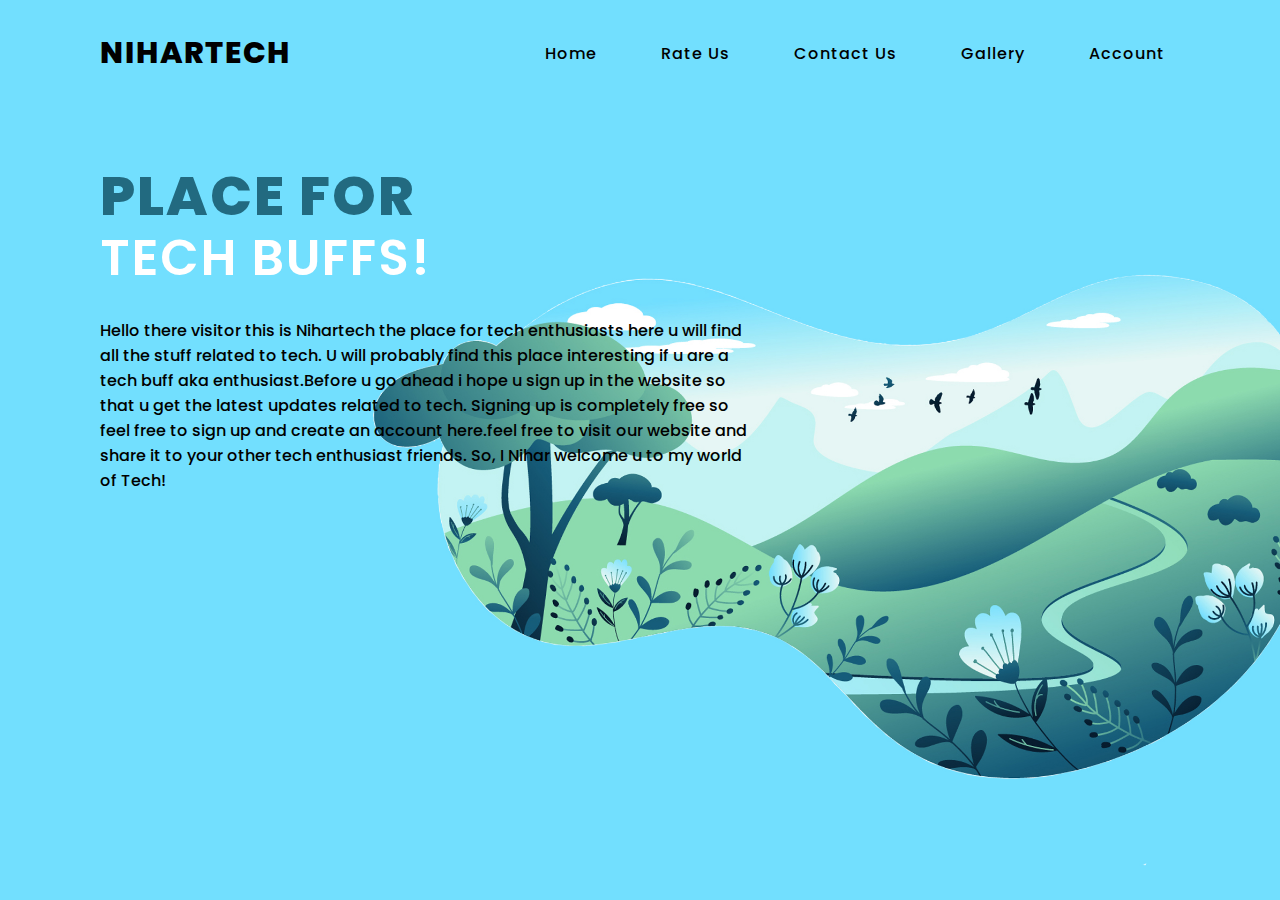
<file: index.html>
<!DOCTYPE html>
<html lang="en">
<head>
    <meta charset="UTF-8">
    <meta http-equiv="X-UA-Compatible" content="IE=edge">
    <meta name="viewport" content="width=device-width, initial-scale=1.0">
    <title>Home</title>
    <link rel="stylesheet" href="style.css">
    <link rel="stylesheet" href="https://cdnjs.cloudflare.com/ajax/libs/font-awesome/5.14.0/css/all.min.css">
</head>
<body>

    <section>
        <header>
            <h2><a href="Nihartech.html" class="logo">NIHARTECH</a></h2>
            <div class="navigation">
                <a href="index.html">Home</a>
                <a href="rate.html">Rate Us</a>
                <a href="contact.html">Contact Us</a>
                <a href="gallery.html">Gallery</a>
                <a href="signin.html">Account</a>
                
            
            </div>
            <label for="check">
                <i class="fas fa-bars menu-btn"></i>
                <i class="fas fa-times close-btn"></i>
            </label>
        </header>
        <div class="content">
            <div class="info">
                <h2>PLACE FOR<br><span>TECH BUFFS!</span></h2>
                <p>Hello there visitor this is Nihartech the place for tech enthusiasts here u will find all the stuff related to tech. U will probably find this place interesting if u are a tech buff aka enthusiast.Before u go ahead i hope u sign up in the website so that u get the latest updates related to tech. Signing up is completely free so feel free to sign up and create an account here.feel free to visit our website and share it to your other tech enthusiast friends. So, I Nihar welcome u to my world of Tech!</p>
           
            </div>
        </div>
    </section>
    
</body>
</html>
</file>
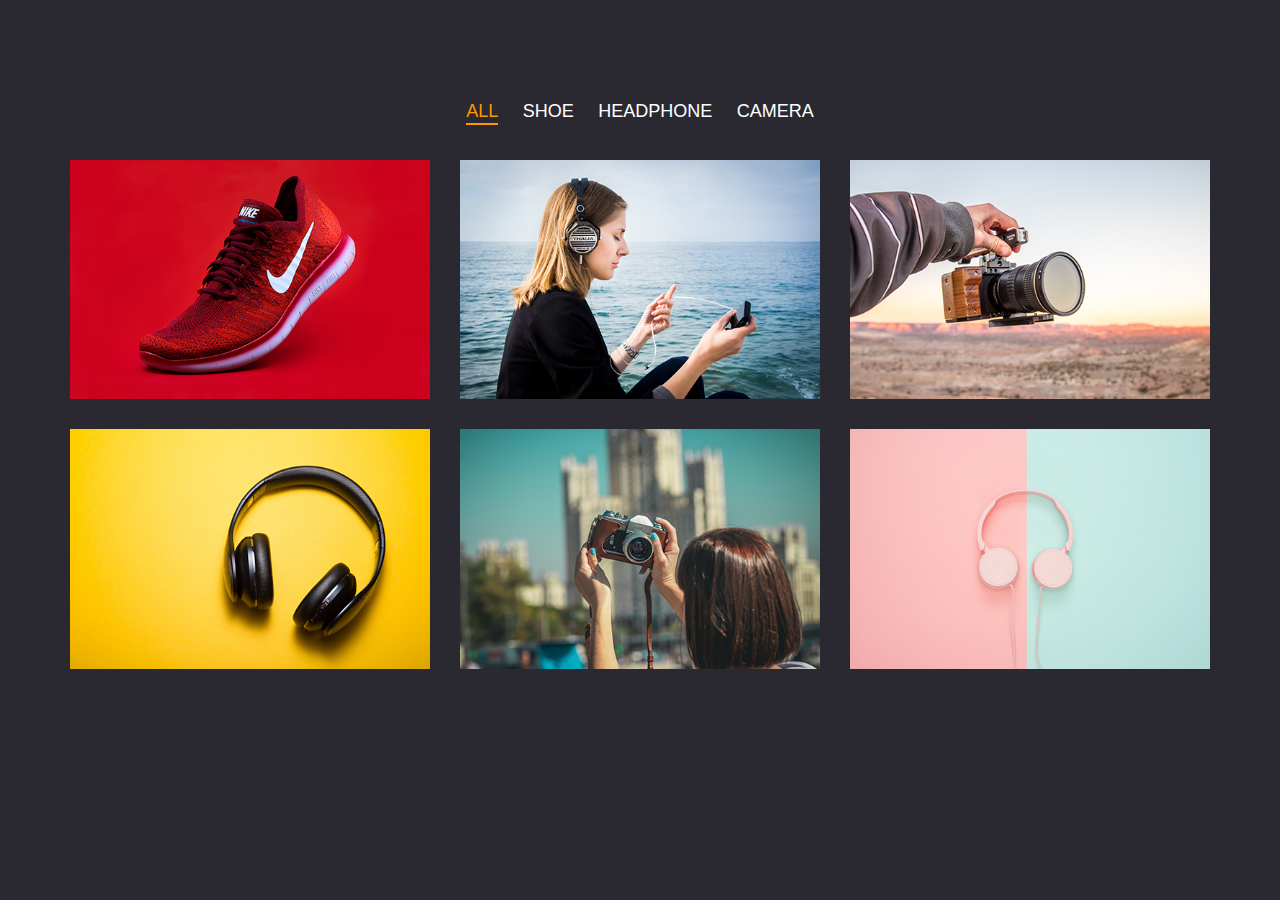
<file: gallery.html>
<!DOCTYPE html>
<html lang="en">

<head>
    <title>Gallery</title>
    <meta charset="utf-8">
    <meta name="viewport" content="width=device-width, initial-scale=1">
    <link rel="stylesheet" href="gallery.css">
</head>

<body>

    <section class="gallery">
        <div class="container">
            <div class="row">
                <div class="gallery-filter">
                    <span class="filter-item active" data-filter="all">all</span>
                    <span class="filter-item" data-filter="shoe">shoe</span>
                    <span class="filter-item" data-filter="headphone">headphone</span>
                    <span class="filter-item" data-filter="camera">camera</span>
                </div>
            </div>
            <div class="row">
                <!-- gallery item start -->
                <div class="gallery-item shoe">
                    <div class="gallery-item-inner">
                        <img src="shoe-1.jpg" alt="shoe">
                    </div>
                </div>
                <!-- gallery item end -->
                <!-- gallery item start -->
                <div class="gallery-item headphone">
                    <div class="gallery-item-inner">
                        <img src="headphone-1.jpg" alt="headphone">
                    </div>
                </div>
                <!-- gallery item end -->
                <!-- gallery item start -->
                <div class="gallery-item camera">
                    <div class="gallery-item-inner">
                        <img src="camera-1.jpg" alt="camera">
                    </div>
                </div>
                <!-- gallery item end -->
                <!-- gallery item start -->
                <div class="gallery-item headphone">
                    <div class="gallery-item-inner">
                        <img src="headphone-2.jpg" alt="headphone">
                    </div>
                </div>
                <!-- gallery item end -->
                <!-- gallery item start -->
                <div class="gallery-item camera">
                    <div class="gallery-item-inner">
                        <img src="camera-2.jpg" alt="camera">
                    </div>
                </div>
                <!-- gallery item end -->
                <!-- gallery item start -->
                <div class="gallery-item headphone">
                    <div class="gallery-item-inner">
                        <img src="headphone-3.jpg" alt="headphone">
                    </div>
                </div>
                <!-- gallery item end -->
            </div>
        </div>
    </section>

    <script src="gallery.js"></script>
</body>

</html>
</file>
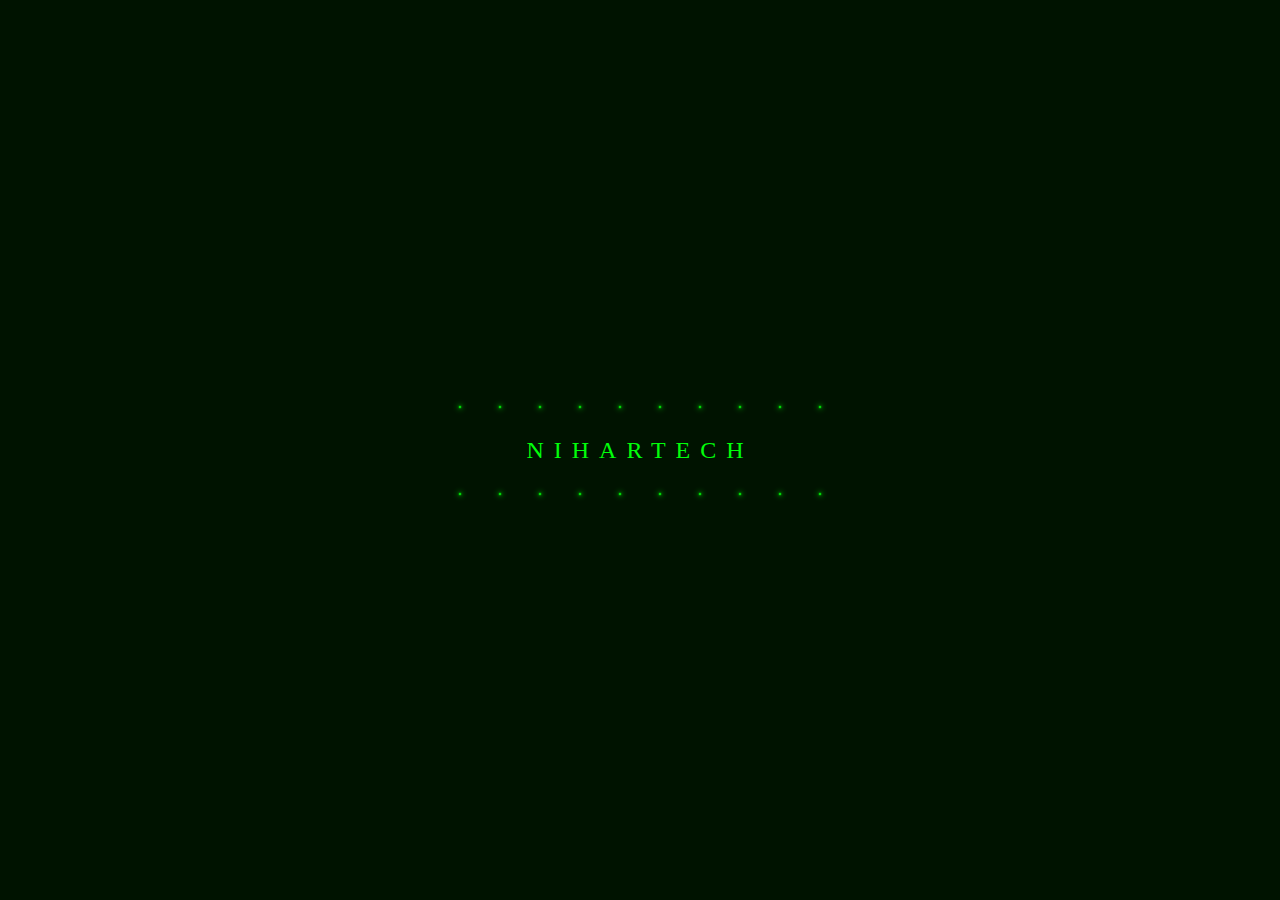
<file: Nihartech.html>
<!DOCTYPE html>
<html lang="en">
<head>
    <meta charset="UTF-8">
    <meta name="viewport" content="width=device-width, initial-scale=1.0">
    <title>Css Animation</title>
    <link rel="stylesheet" href="nihartech.css">
</head>
<body>
    <section>
        <div class="loader">
            <div class="dot" style="--i:0;"></div>
            <div class="dot" style="--i:1;"></div>
            <div class="dot" style="--i:2;"></div>
            <div class="dot" style="--i:3;"></div>
            <div class="dot" style="--i:4;"></div>
            <div class="dot" style="--i:5;"></div>
            <div class="dot" style="--i:6;"></div>
            <div class="dot" style="--i:7;"></div>
            <div class="dot" style="--i:8;"></div>
            <div class="dot" style="--i:9;"></div>

        </div>
        <h2>NIHARTECH</h2>
        <div class="loader">
            <div class="dot" style="--i:0;"></div>
            <div class="dot" style="--i:1;"></div>
            <div class="dot" style="--i:2;"></div>
            <div class="dot" style="--i:3;"></div>
            <div class="dot" style="--i:4;"></div>
            <div class="dot" style="--i:5;"></div>
            <div class="dot" style="--i:6;"></div>
            <div class="dot" style="--i:7;"></div>
            <div class="dot" style="--i:8;"></div>
            <div class="dot" style="--i:9;"></div>

        </div>
    </section>
</body>
</html>
</file>
<file: style.css>
@import url('https://fonts.googleapis.com/css2?family=Poppins:wght@300;400;500;600;700;800;900&display=swap');

*{
    margin:0;
    padding:0;
    box-sizing:border-box;
    font-family: "Poppins", sans-serif;
}

section{
    position: relative;
    width:100%;
    min-height: 100vh;
    display:flex;
    flex-direction:column;
    justify-content: flex-start;
    background:url(bg.jpg)no-repeat;
    background-size: cover;
    background-position: center;
}
header{
  position: relative;
  top: 0;
  width: 100%;
  padding: 30px 100px;
  display: flex;
  justify-content: space-between;
  align-items: center;
}

header .logo{
  position: relative;
  color: #000;
  font-size: 30px;
  text-decoration: none;
  text-transform: uppercase;
  font-weight: 800;
  letter-spacing: 1px;
}

header .navigation a{
  color: #000;
  text-decoration: none;
  font-weight: 500;
  letter-spacing: 1px;
  padding: 2px 15px;
  border-radius: 20px;
  transition: 0.3s;
  transition-property: background;
}

header .navigation a:not(:last-child){
  margin-right: 30px;
}

header .navigation a:hover{
  background: #fff;
}

.content{
  max-width: 650px;
  margin: 60px 100px;
}

.content .info h2{
  color: #226A80;
  font-size: 55px;
  text-transform: uppercase;
  font-weight: 800;
  letter-spacing: 2px;
  line-height: 60px;
  margin-bottom: 30px;
}

.content .info h2 span{
  color: #fff;
  font-size: 50px;
  font-weight: 600;
}

.content .info p{
  font-size: 16px;
  font-weight: 500;
  margin-bottom: 40px;
}

.content .info-btn{
  color: #fff;
  background: #226A80;
  text-decoration: none;
  text-transform: uppercase;
  font-weight: 500;
  letter-spacing: 2px;
  padding: 10px 20px;
  border-radius: 5px;
  transition: 0.3s;
  transition-property: background;
}

.content .info-btn:hover{
  background: #0C4F60;
}

.media-icons{
  display: flex;
  justify-content: center;
  align-items: center;
  margin: auto;
}

.media-icons a{
  position: relative;
  color: #111;
  font-size: 25px;
  transition: 0.3s;
  transition-property: transform;
}

.media-icons a:not(:last-child){
  margin-right: 60px;
}

.media-icons a:hover{
  transform: scale(1.5);
}

label{
  display: none;
}

#check{
  z-index: 3;
  display: none;
}

/* Responsive styles */

@media (max-width: 960px){
  header .navigation{
    display: none;
  }

  label{
    display: block;
    font-size: 25px;
    cursor: pointer;
    transition: 0.3s;
    transition-property: color;
  }

  label:hover{
    color: #fff;
  }

  label .close-btn{
    display: none;
  }

  #check:checked ~ header .navigation{
    z-index: 2;
    position: fixed;
    background: rgba(114, 223, 255, 0.9);
    top: 0;
    bottom: 0;
    left: 0;
    right: 0;
    display: flex;
    flex-direction: column;
    justify-content: center;
    align-items: center;
  }

  #check:checked ~ header .navigation a{
    font-weight: 700;
    margin-right: 0;
    margin-bottom: 50px;
    letter-spacing: 2px;
  }

  #check:checked ~ header label .menu-btn{
    display: none;
  }

  #check:checked ~ header label .close-btn{
    z-index: 2;
    display: block;
    position: fixed;
  }

  label .menu-btn{
    position: absolute;
  }

  header .logo{
    position: absolute;
    bottom: -6px;
  }

  .content .info h2{
    font-size: 45px;
    line-height: 50px;
  }

  .content .info h2 span{
    font-size: 40px;
    font-weight: 600;
  }

  .content .info p{
    font-size: 14px;
  }
}

@media (max-width: 560px){
  .content .info h2{
    font-size: 35px;
    line-height: 40px;
  }

  .content .info h2 span{
    font-size: 30px;
    font-weight: 600;
  }

  .content .info p{
    font-size: 14px;
  }
}
</file>
<file: gallery.css>
body{
	line-height: 1.5;
	font-family: sans-serif;
}
*{
	margin:0;
	box-sizing: border-box;
}
.container{
	max-width: 1170px;
	margin:auto;
}
.row{
	display: flex;
	flex-wrap: wrap;
}
img{
	max-width: 100%;
	vertical-align: middle;
}
/*.gallery*/
.gallery{
	width: 100%;
	display: block;
	min-height: 100vh;
	background-color: #2a2932;
	padding: 100px 0;
}
.gallery .gallery-filter{
	padding: 0 15px;
	width: 100%;
	text-align: center;
	margin-bottom: 20px;
}
.gallery .gallery-filter .filter-item{
	color: #ffffff;
	font-size: 18px;
	text-transform: uppercase;
	display: inline-block;
	margin:0 10px;
	cursor: pointer;
	border-bottom: 2px solid transparent;
	line-height: 1.2;
	transition: all 0.3s ease;
}
.gallery .gallery-filter .filter-item.active{
	color: #ff9800;
	border-color : #ff9800;
}
.gallery .gallery-item{
	width: calc(100% / 3);
	padding: 15px;
}
.gallery .gallery-item-inner img{
	width: 100%;
}
.gallery .gallery-item.show{
	animation: fadeIn 0.5s ease;
}
@keyframes fadeIn{
	0%{
		opacity: 0;
	}
	100%{
		opacity: 1;
	}
}
.gallery .gallery-item.hide{
	display: none;
}

/*responsive*/
@media(max-width: 991px){
	.gallery .gallery-item{
		width: 50%;
	}
}
@media(max-width: 767px){
    .gallery .gallery-item{
		width: 100%;
	}	
	.gallery .gallery-filter .filter-item{
		margin-bottom: 10px;
	}
}

body{
	line-height: 1.5;
	font-family: sans-serif;
}
*{
	margin:0;
	box-sizing: border-box;
}
.container{
	max-width: 1170px;
	margin:auto;
}
.row{
	display: flex;
	flex-wrap: wrap;
}
img{
	max-width: 100%;
	vertical-align: middle;
}
/*.gallery*/
.gallery{
	width: 100%;
	display: block;
	min-height: 100vh;
	background-color: #2a2932;
	padding: 100px 0;
}
.gallery .gallery-filter{
	padding: 0 15px;
	width: 100%;
	text-align: center;
	margin-bottom: 20px;
}
.gallery .gallery-filter .filter-item{
	color: #ffffff;
	font-size: 18px;
	text-transform: uppercase;
	display: inline-block;
	margin:0 10px;
	cursor: pointer;
	border-bottom: 2px solid transparent;
	line-height: 1.2;
	transition: all 0.3s ease;
}
.gallery .gallery-filter .filter-item.active{
	color: #ff9800;
	border-color : #ff9800;
}
.gallery .gallery-item{
	width: calc(100% / 3);
	padding: 15px;
}
.gallery .gallery-item-inner img{
	width: 100%;
}
.gallery .gallery-item.show{
	animation: fadeIn 0.5s ease;
}
@keyframes fadeIn{
	0%{
		opacity: 0;
	}
	100%{
		opacity: 1;
	}
}
.gallery .gallery-item.hide{
	display: none;
}

/*responsive*/
@media(max-width: 991px){
	.gallery .gallery-item{
		width: 50%;
	}
}
@media(max-width: 767px){
    .gallery .gallery-item{
		width: 100%;
	}	
	.gallery .gallery-filter .filter-item{
		margin-bottom: 10px;
	}
}
</file>
<file: nihartech.css>
*{
    margin:0;
    padding:0;
    box-sizing: border-box;
}

section{
    position:relative;
    width:100%;
    height:100vh;
    display:flex;
    justify-content:center;
    align-items: center;
    flex-direction: column;
    background:#001300;
    animation:changeColor 5s linear infinite;
}

@keyframes changeColor{
    0%{
        filter:hue-rotate(0deg);
    }
    100%{
        filter:hue-rotate(360deg);
    }
}

section h2{
    color:#00ff0a;
    font-family: consolas;
    font-weight: 300;
    letter-spacing:10px;
}


section .loader{
    position:relative;
    display:flex;
}

section .loader .dot{
    position:relative;
    display:block;
    width:20px;
    height:20px;
    background:#00ff0a;
    box-shadow:0 0 10px #00ff0a,
               0 0 20px #00ff0a,
               0 0 40px #00ff0a,
               0 0 60px #00ff0a,
               0 0 80px #00ff0a,
               0 0 100px #00ff0a;   
    margin:20px 10px;
    transform:scale(0.1); 
    border-radius:50%;
    animation: animateDot 2s linear infinite;
animation-delay: calc(0.1s * var(--i));
}
section .loader:last-child .dot{
    animation-delay: calc(-0.1s * var(--i));
}
@keyframes animateDot{
    0%
    {
        transform:scale(0.1);
    }
    10%{
        transform:scale(1);
    }
    50%,100%{
        transform:scale(0.1); 
    }
}
</file>
